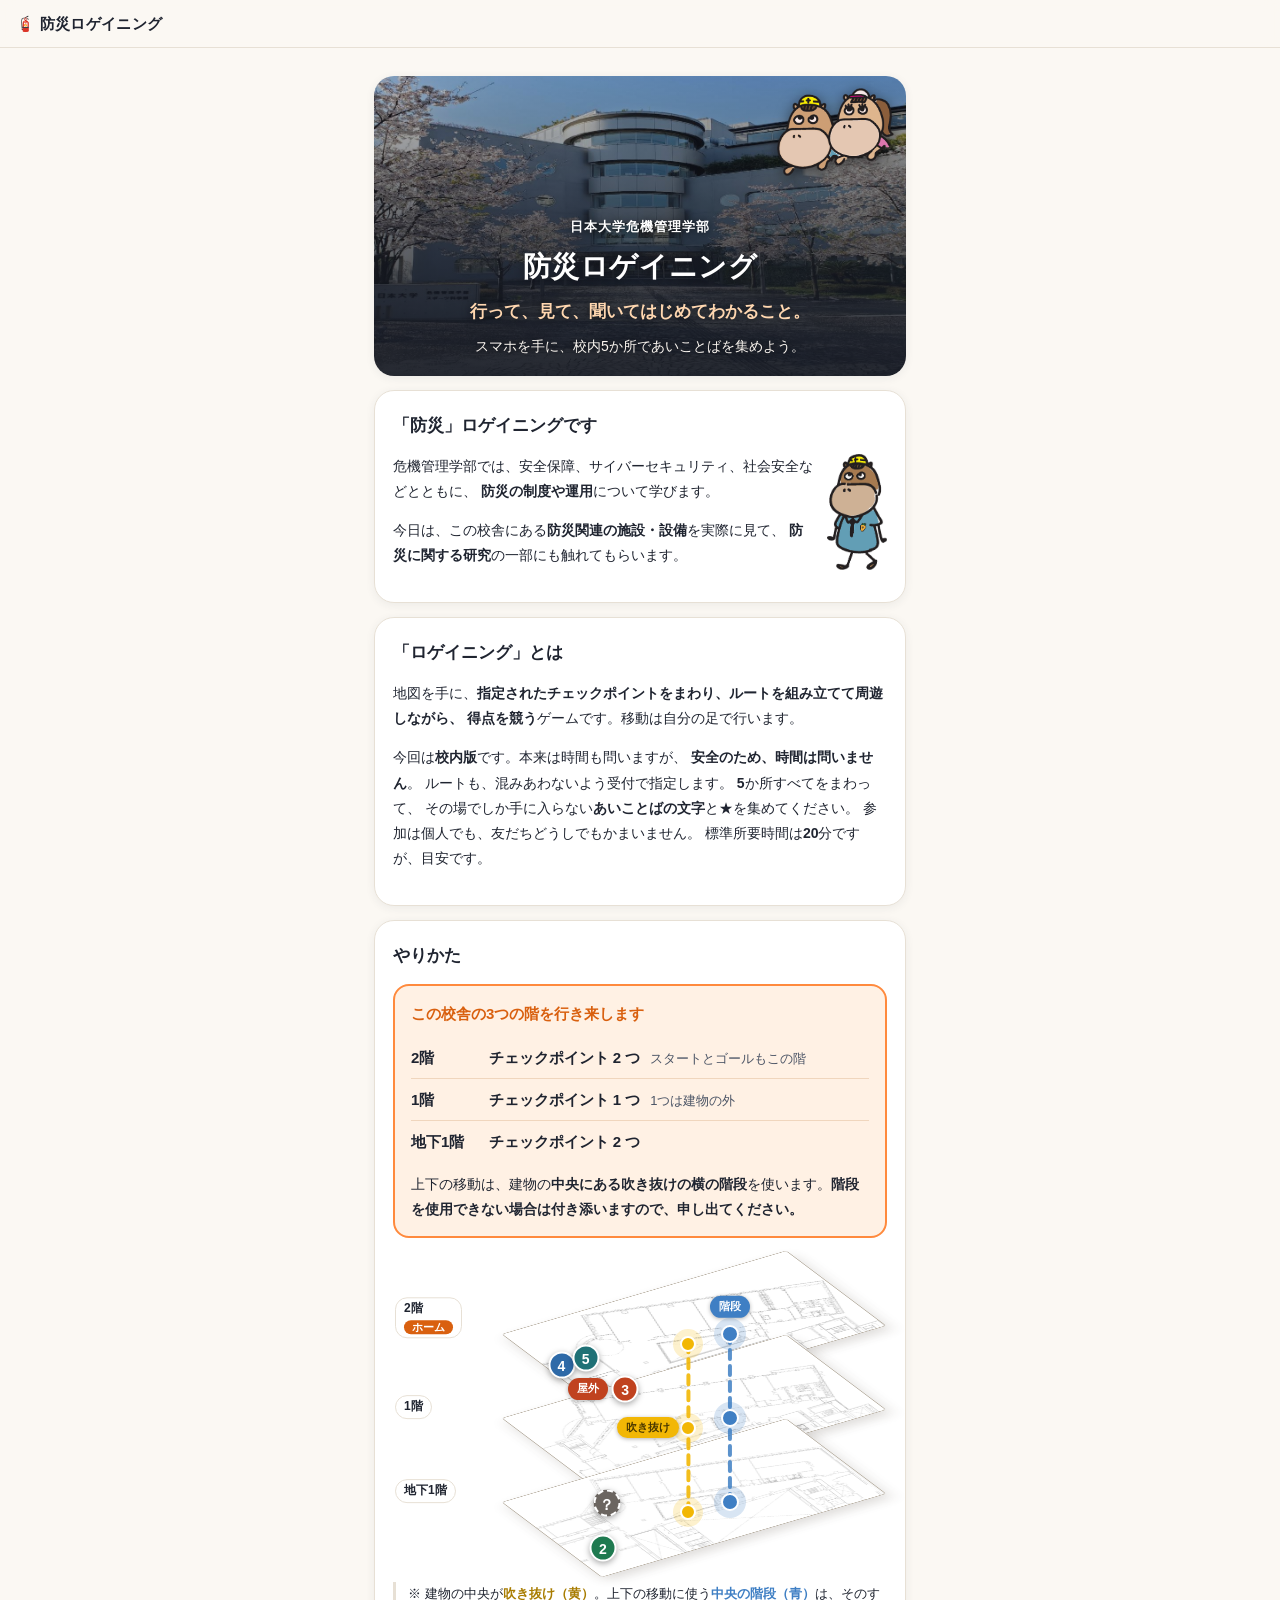
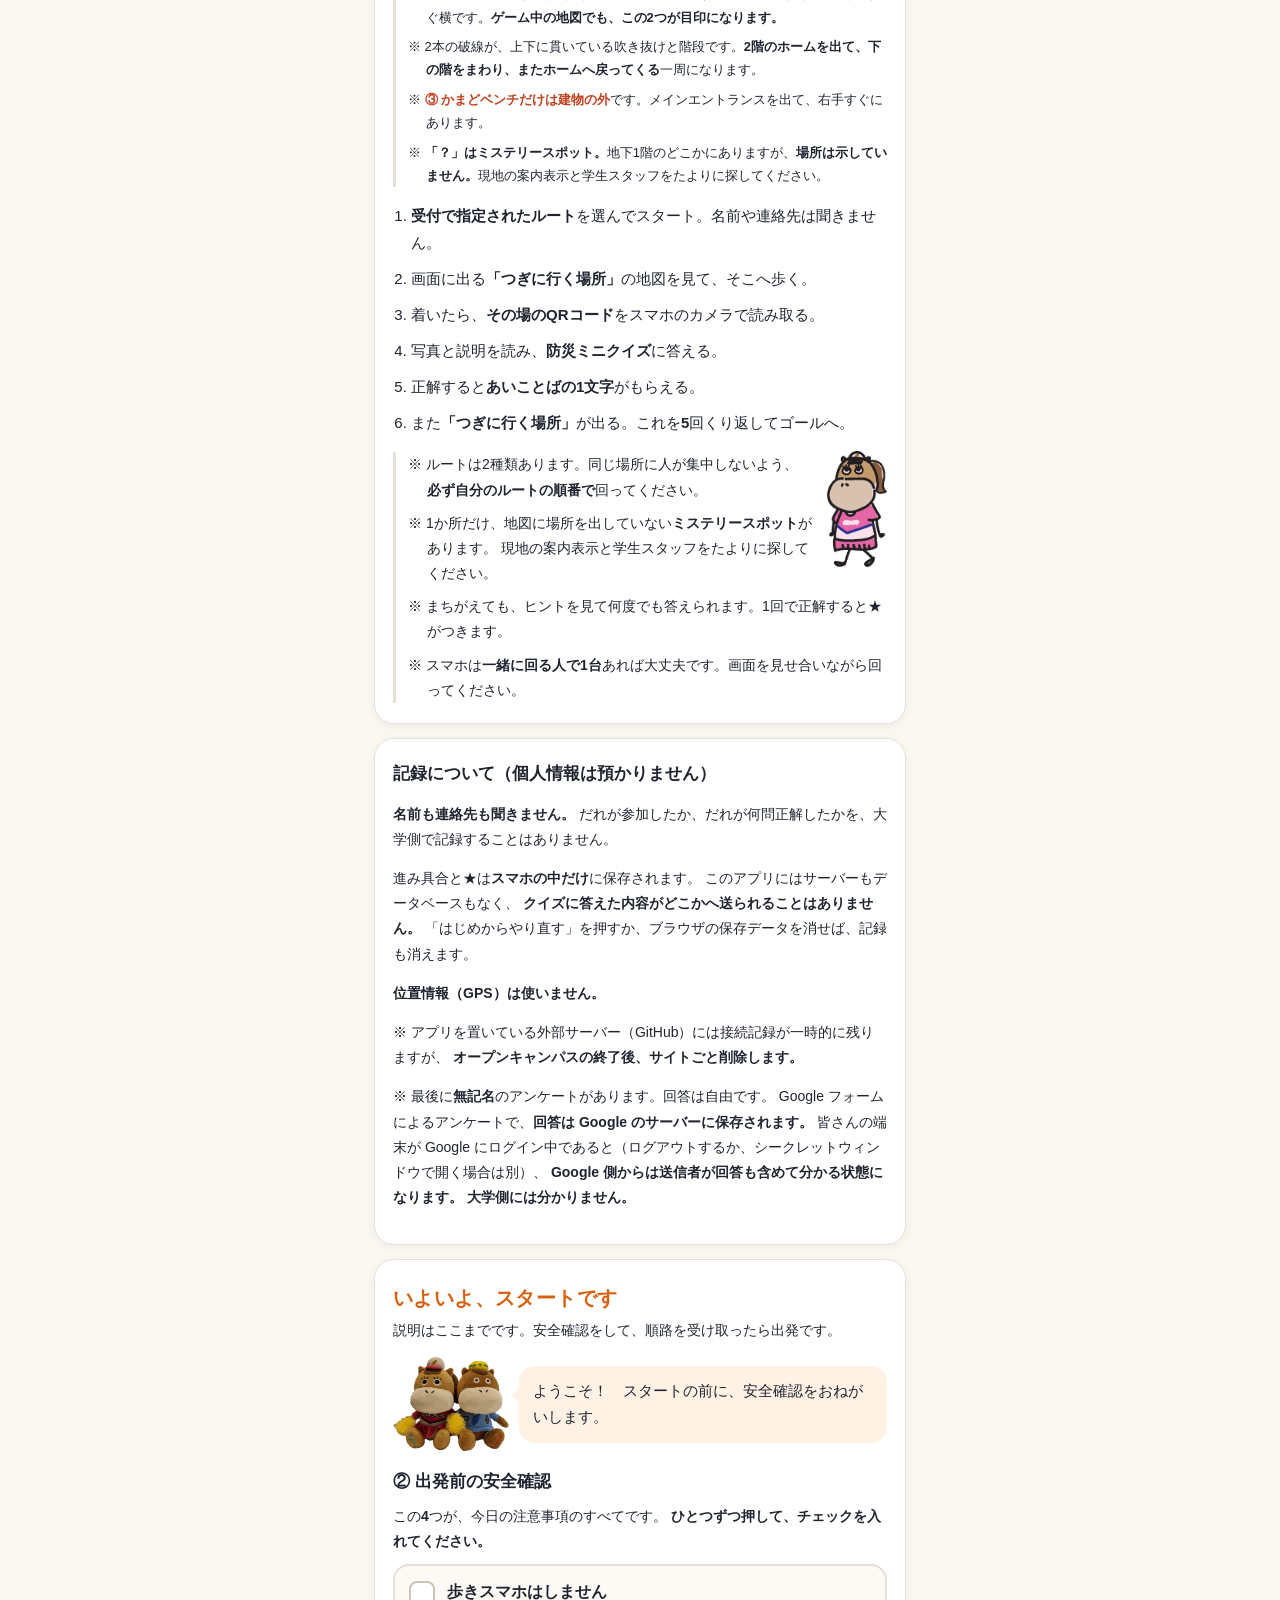
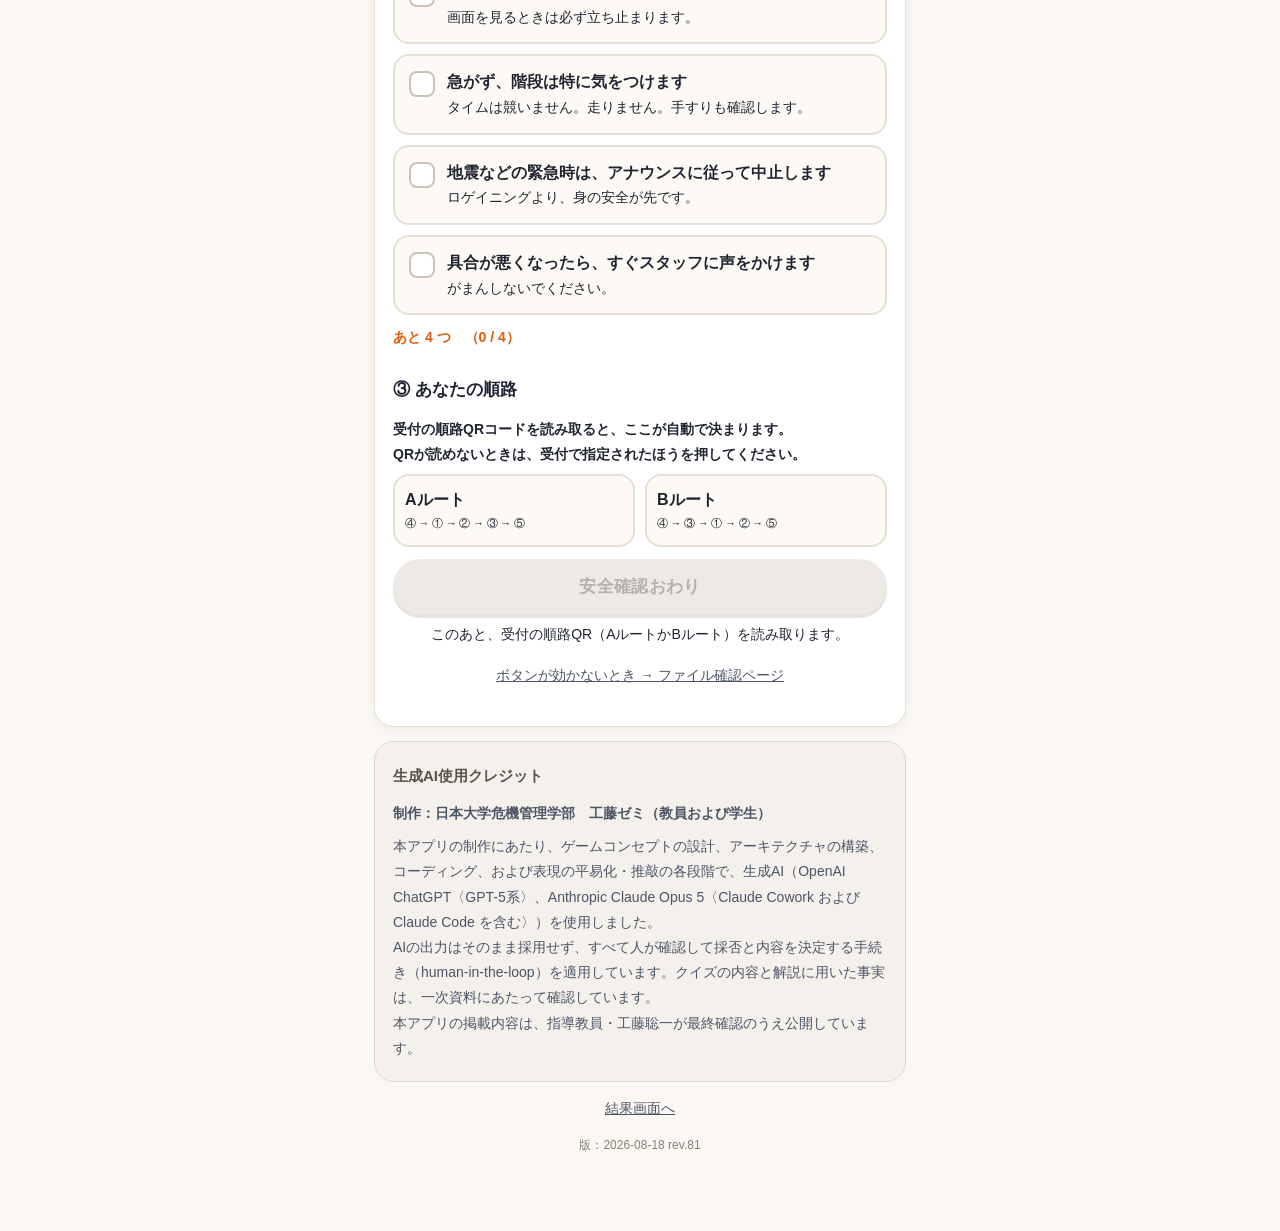
<file: index.html>
<!DOCTYPE html>
<html lang="ja">
<head>
<meta charset="UTF-8">
<!-- 検索エンジンに載せない設定。robots.txt でブロックすると逆効果なので使わないこと -->
<meta name="robots" content="noindex,nofollow,noarchive">
<meta name="viewport" content="width=device-width, initial-scale=1, viewport-fit=cover">
<title>防災ロゲイニング｜スタート</title>
<link rel="stylesheet" href="css/style.css">
<script src="js/diag.js"></script>
</head>
<body>
<div class="wrap stagger">

  <div class="hero">
    <!-- 写真の右上に立たせます。文字にかからない位置です -->
    <div class="hero-mascot"><img src="img/ui/mascot-anime.png" alt="本学のマスコット2体"></div>
    <div class="hero-text">
      <p class="hero-sub">日本大学危機管理学部</p>
      <h1 class="hero-title" id="heroTitle">防災ロゲイニング</h1>
      <p class="hero-tag" id="heroTag"></p>
      <p class="hero-lead">スマホを手に、校内5か所であいことばを集めよう。</p>
    </div>
  </div>

  <p id="storageWarn" class="warnbox" style="display:none"></p>

  <div class="card">
    <h2>「防災」ロゲイニングです</h2>
    <div class="mascotart float"><img src="img/ui/mascot-walk-a.png" alt="ヘルメットをかぶったマスコット"></div>
    <p class="note" style="margin-top:0">
      危機管理学部では、安全保障、サイバーセキュリティ、社会安全などとともに、
      <strong>防災の制度や運用</strong>について学びます。
    </p>
    <p class="note">
      今日は、この校舎にある<strong>防災関連の施設・設備</strong>を実際に見て、
      <strong>防災に関する研究</strong>の一部にも触れてもらいます。
    </p>
  </div>

  <div class="card">
    <h2>「ロゲイニング」とは</h2>
    <p class="note" style="margin-top:0">
      地図を手に、<strong>指定されたチェックポイントをまわり、ルートを組み立てて周遊しながら、
      得点を競う</strong>ゲームです。移動は自分の足で行います。
    </p>
    <p class="note">
      今回は<strong>校内版</strong>です。本来は時間も問いますが、
      <strong>安全のため、時間は問いません</strong>。
      ルートも、混みあわないよう受付で指定します。
      <strong id="cpTotal2">5</strong>か所すべてをまわって、
      その場でしか手に入らない<strong>あいことばの文字</strong>と★を集めてください。
      参加は個人でも、友だちどうしでもかまいません。
      標準所要時間は<strong id="limit">20</strong>分ですが、目安です。
    </p>
  </div>

  <div class="card">
    <h2>やりかた</h2>
    <!-- 階の分布。内容は js/data.js から自動で作ります -->
    <div class="floorbox" id="floorBox" style="display:none"></div>
    <!-- 3つの階を重ねた立体図。平面図と位置は js/data.js から -->
    <div class="stackbox" id="stackBox" style="display:none"></div>
    <ol class="rules">
      <li><strong>受付で指定されたルート</strong>を選んでスタート。名前や連絡先は聞きません。</li>
      <li>画面に出る<strong>「つぎに行く場所」</strong>の地図を見て、そこへ歩く。</li>
      <li>着いたら、<strong>その場のQRコード</strong>をスマホのカメラで読み取る。</li>
      <li>写真と説明を読み、<strong>防災ミニクイズ</strong>に答える。</li>
      <li>正解すると<strong>あいことばの1文字</strong>がもらえる。</li>
      <li>また<strong>「つぎに行く場所」</strong>が出る。これを<strong id="cpTotal">5</strong>回くり返してゴールへ。</li>
    </ol>
    <div class="mascotart float"><img src="img/ui/mascot-walk-b.png" alt="歩いているマスコット"></div>
    <!-- ※の注記は、やりかた本文（上の1〜6）と混ざらないよう、まとめて一段下げます -->
    <div class="notes">
      <p class="note">
        ※ ルートは2種類あります。同じ場所に人が集中しないよう、
        <strong>必ず自分のルートの順番で</strong>回ってください。
      </p>
      <p class="note">
        ※ 1か所だけ、地図に場所を出していない<strong>ミステリースポット</strong>があります。
        現地の案内表示と学生スタッフをたよりに探してください。
      </p>
      <p class="note" id="timerNote"></p>
      <p class="note">※ まちがえても、ヒントを見て何度でも答えられます。1回で正解すると★がつきます。</p>
      <p class="note">
        ※ スマホは<strong>一緒に回る人で1台</strong>あれば大丈夫です。画面を見せ合いながら回ってください。
      </p>
    </div>
  </div>

  <!-- 記録の扱い。★スタートより前に置いてください。
       「スタートする」を押した時点で、はじめてスマホの中に保存が始まります。
       その前に、何を預からないかを読んでもらうための位置です。 -->
  <div class="card">
    <h2>記録について（個人情報は預かりません）</h2>
    <p class="note" style="margin-top:0">
      <strong>名前も連絡先も聞きません。</strong>
      だれが参加したか、だれが何問正解したかを、大学側で記録することはありません。
    </p>
    <p class="note">
      進み具合と★は<strong>スマホの中だけ</strong>に保存されます。
      このアプリにはサーバーもデータベースもなく、
      <strong>クイズに答えた内容がどこかへ送られることはありません。</strong>
      「はじめからやり直す」を押すか、ブラウザの保存データを消せば、記録も消えます。
    </p>
    <p class="note">
      <!-- ★カメラの説明は置いていません。QRを読む企画である以上、
           カメラを使うことは自明で、書いても情報が増えないためです。
           GPSのほうは、位置ゲームだと思われかねないので残しています。 -->
      <strong>位置情報（GPS）は使いません。</strong>
    </p>
    <!-- ★公開先を GitHub 以外にする場合は、サービス名をここで書き換えてください -->
    <p class="note">
      ※ アプリを置いている外部サーバー（GitHub）には接続記録が一時的に残りますが、
      <strong>オープンキャンパスの終了後、サイトごと削除します。</strong>
    </p>
    <!-- ★アンケートは、このアプリで唯一「外に出る」ところです。
         Googleフォームを使う以上、回答はGoogleのサーバーに保存されます。
         ここを書かずに「どこにも送られない」とだけ書くと、事実に反します。
         アンケートをやめる／紙にする場合は、この段落ごと消してください。
         （data.js の surveyUrl を空にすると、consistency.mjs が
           この段落の要否をあわせて見ます） -->
    <p class="note">
      ※ 最後に<strong>無記名</strong>のアンケートがあります。回答は自由です。
      Google フォームによるアンケートで、<strong>回答は Google のサーバーに保存されます。</strong>
      皆さんの端末が Google にログイン中であると（ログアウトするか、シークレットウィンドウで開く場合は別）、
      <strong>Google 側からは送信者が回答も含めて分かる状態になります。</strong>
      <strong>大学側には分かりません。</strong>
    </p>
  </div>

  <div class="card" id="startCard">

    <div id="startBlock">
      <h2 class="gostart">いよいよ、スタートです</h2>
      <p class="note" style="margin:-8px 0 14px">
        説明はここまでです。安全確認をして、順路を受け取ったら出発です。
      </p>
      <div class="speech" id="mascotSpeech" style="display:none">
        <img id="mascotImg" alt="">
        <div class="bubble" id="mascotText"></div>
      </div>

      <!-- ★並び順は、当日の3段階（① 入口QR → ② 安全確認 → ③ 順路QR）と
           そろえてあります。安全確認を先に済ませ、そのあと順路を受け取ります。 -->
      <!-- 安全確認をひとまとめにしてあります。②を済ませたあと③の前に
           開き直した人には、この塊ごと隠します（js/start.js）。 -->
      <div id="safetyBlock">
        <h2 style="margin-top:16px">② 出発前の安全確認</h2>
        <p class="note" style="margin:-6px 0 10px">
          この<strong id="checkTotal">5</strong>つが、今日の注意事項のすべてです。
          <strong>ひとつずつ押して、チェックを入れてください。</strong>
        </p>
        <div class="checklist" id="checklist"></div>
        <p class="checkcount" id="checkCount"></p>
        <p id="checkError" style="display:none;color:#e05a5a;font-size:14px;margin:10px 0 0">
          まだチェックの入っていない項目があります。
        </p>
      </div>

      <h2 style="margin-top:24px" id="routeHead">③ あなたの順路</h2>
      <div id="routeFixed" style="display:none"></div>

      <!-- 安全確認のあと、順路QRを読み取ってもらう案内 -->
      <div id="awaitRoute" style="display:none"></div>

      <div id="nameBlock" style="display:none">
        <label for="team" style="font-size:14px;font-weight:700">
          受付で渡された番号を入力してください
        </label>
        <input type="text" id="team" placeholder="例：A-014" autocomplete="off">
        <p id="teamError" style="display:none;color:#e05a5a;font-size:14px;margin:8px 0 0">
          番号を入力してください。
        </p>
      </div>

      <p style="font-size:14px;font-weight:700;margin:0 0 6px" id="routeLead">
        受付の順路QRコードを読み取ると、ここが自動で決まります。<br>
        QRが読めないときは、受付で指定されたほうを押してください。
      </p>
      <div class="routepick" id="routePick"></div>
      <p id="routeError" style="display:none;color:#e05a5a;font-size:14px;margin:8px 0 0">
        順路が決まっていません。受付のQRコードを読み取るか、上のどちらかを押してください。
      </p>

      <button class="btn notready" id="startBtn">スタートする</button>
      <p class="note center" id="startNote" style="margin-top:8px"></p>
      <p class="center" style="margin-top:10px">
        <a href="check.html" class="note" style="color:#4c5566">
          ボタンが効かないとき → ファイル確認ページ
        </a>
      </p>
    </div>

  </div>

  <!-- すでに始めている人向け。スタート欄と同じ位置（AI使用クレジットの前）に出します。
       「つづきをみる」と「スタートする」が、いつも画面の同じ場所にあるようにするためです。 -->
  <div class="card" id="resumeCard" style="display:none">
      <div id="resumeBlock" style="display:none">
        <div id="freshBox" style="display:none"></div>
        <h2 class="gostart" id="resumeHead"></h2>
        <p style="margin:-8px 0 10px" id="resumeLead"></p>
        <div class="progress" id="progress"></div>
        <p class="note" style="margin-top:12px">
          出発前の安全確認は<strong>確認済み</strong>です。そのため、この画面には出していません。
        </p>
        <a class="btn" href="result.html" style="margin-top:12px" id="resumeBtn">つづきをみる</a>
      </div>
  </div>

  <!-- 生成AI使用クレジット。ほかの説明とは意味あいが違うので、グレーで一段落とします -->
  <div class="card creditcard" id="creditCard" style="display:none"></div>

  <p class="center note"><a href="result.html" style="color:#4c5566">結果画面へ</a></p>
  <!-- 端末の記録を消す入口。この端末に記録があるときだけ出します（js/start.js）。
       ★小さく、目立たない場所に置いてあります。
         同じ端末を別の人が使うことは、原則としてありません。
         ふだん使うものではなく、テスト機と、まれな引き継ぎのためのものです。
       ★2段階にしてあります。1回押しただけでは消えません。 -->
  <p class="wipeline" id="wipeLine" style="display:none">
    <a href="#" id="wipeLink">記録を消す</a>
  </p>
  <div class="wipebox" id="wipeBox" style="display:none">
    <p class="wipeq" id="wipeMsg"></p>
    <div class="wiperow">
      <button type="button" class="wipeno" id="wipeCancel">やめる</button>
      <button type="button" class="wipeyes" id="wipeGo">消す</button>
    </div>
  </div>
  <p class="center note" id="versionNote"
     style="display:none;color:#8a8073;font-size:12px;margin-top:2px"></p>
</div>

<script src="js/data.js"></script>
<script src="js/storage.js"></script>
<script src="js/common.js"></script>
<script src="js/map.js"></script>
<script src="js/start.js"></script>
</body>
</html>
</file>
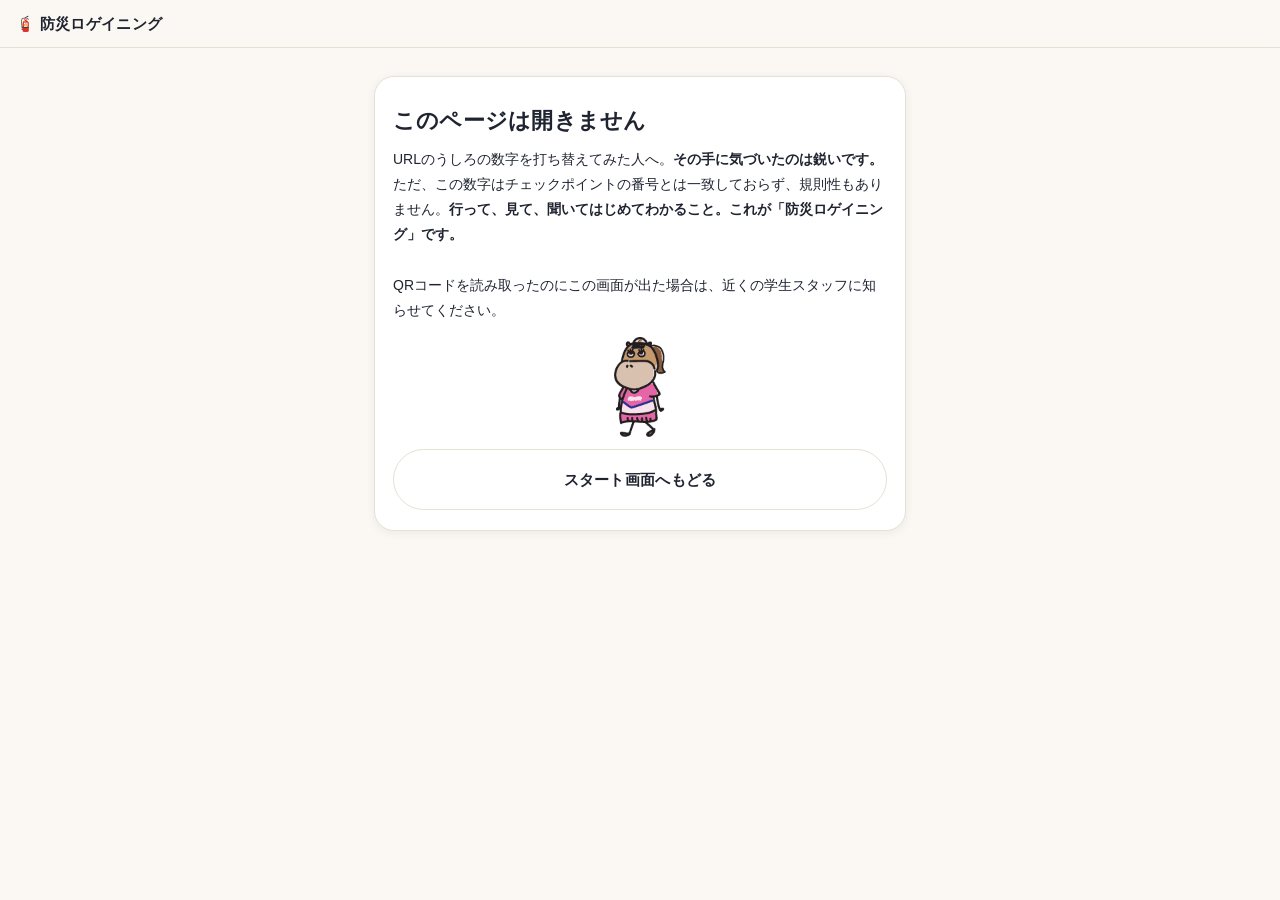
<file: checkpoint.html>
<!DOCTYPE html>
<html lang="ja">
<head>
<meta charset="UTF-8">
<!-- 検索エンジンに載せない設定。robots.txt でブロックすると逆効果なので使わないこと -->
<meta name="robots" content="noindex,nofollow,noarchive">
<meta name="viewport" content="width=device-width, initial-scale=1, viewport-fit=cover">
<title>チェックポイント｜防災ロゲイニング</title>
<link rel="stylesheet" href="css/style.css">
<script src="js/diag.js"></script>
</head>
<body>
<div class="wrap">

  <!-- QRが正しくないときに出る画面 -->
  <div class="card" id="errorCard" style="display:none">
    <h1 id="errorTitle">読み取りエラー</h1>
    <p class="lead" id="errorMsg"></p>
    <div class="mascotart sm"><img src="img/ui/mascot-walk-b.png" alt="歩いているマスコット"></div>
    <a class="btn sub" href="index.html">スタート画面へもどる</a>
  </div>

  <!-- チェックポイント本体 -->
  <div id="main" style="display:none">
    <!-- 受付を通らずに、ここから入った人への案内（js/checkpoint.js）。
         進行は止めません。読まずに進める人を止めるより、
         安全確認にたどりつく道を残すことを優先しています。 -->
    <div class="card" id="safetyWarn" style="display:none;border:2px solid var(--accent)">
      <h2 style="margin:0 0 8px;color:var(--accent-dark)">出発前の安全確認が、まだです</h2>
      <p class="note" style="margin:0 0 10px">
        受付のQRコードを読まずに、ここから始めた場合に出ます。
        今日の注意事項（<strong id="swCount">4</strong>つ）を、先に確認してください。
        <strong>1分もかかりません。</strong>
      </p>
      <a class="btn" href="index.html">安全確認をする</a>
    </div>
    <p class="note" id="orderWarn" style="display:none;color:#ffb84d;margin:12px 0 0"></p>

    <div class="card themed">
      <p class="cpemoji" id="cpEmoji" style="display:none"></p>
      <p class="place" id="cpPlace"></p>
      <h1 id="cpName"></h1>
      <p class="movenote" id="cpMove" style="display:none"></p>
      <div id="cpPhotos"></div>
      <p id="cpDesc" style="margin-top:14px"></p>
    </div>

    <div class="card">
      <h2>防災ミニクイズ</h2>
      <!-- 「まちがっているものを選ぶ」問題のときだけ出ます（js/checkpoint.js）。
           ほかの問題はすべて「正しいものを選ぶ」形なので、
           これが無いと、読み流した人がそのまま引っかかります。 -->
      <p class="negwarn" id="qNeg" style="display:none"></p>
      <p id="qText" style="margin-top:0"></p>
      <div id="choices"></div>

      <!-- まちがえたときに出るヒント（正解はまだ見せません） -->
      <div id="hintBox" style="display:none">
        <p class="result-msg ng" id="hintMsg"></p>
        <div class="hint" id="hintText"></div>
      </div>

      <!-- 正解したときだけ出る -->
      <div id="feedback" style="display:none">
        <p class="result-msg" id="resultMsg"></p>
        <div class="explain" id="explain"></div>
        <div id="rewardBlock" style="display:none;margin-top:16px" class="center">
          <p style="margin:0 0 4px" class="note">あいことばの文字をゲット！</p>
          <div style="font-size:44px;font-weight:700;color:var(--accent)" id="rewardLetter"></div>
          <div class="letters" id="rewardLetters" style="justify-content:center"></div>
          <div class="lettersbar"><span id="rewardBar"></span></div>
          <p class="note" id="rewardLeft" style="margin:8px 0 0"></p>
        </div>
        <div class="speech" id="cpSpeech" style="display:none;margin-top:14px">
          <img id="cpMascotImg" alt="">
          <div class="bubble" id="cpMascotText"></div>
        </div>
        <p class="note" id="source" style="margin-top:14px"></p>
        <div class="card next-card" id="nextBox" style="display:none;margin-bottom:0">
          <div class="nexthead">
            <h2>つぎに行く場所</h2>
            <div class="mascotart sm"><img src="img/ui/mascot-walk-a.png" alt="歩いているマスコット"></div>
          </div>
          <div id="nextText"></div>
          <div id="nextMap"></div>
          <p class="nextdo" id="nextDo" style="display:none"></p>
          <p class="walkwarn">ルートの確認は立ち止まってしてください。歩きながらのスマホ操作は危険です。</p>
        </div>
        <button class="btn" id="nextBtn">進捗をみる</button>
      </div>
    </div>
  </div>

</div>

<script src="js/data.js"></script>
<script src="js/storage.js"></script>
<script src="js/common.js"></script>
<script src="js/map.js"></script>
<script src="js/checkpoint.js"></script>
</body>
</html>
</file>
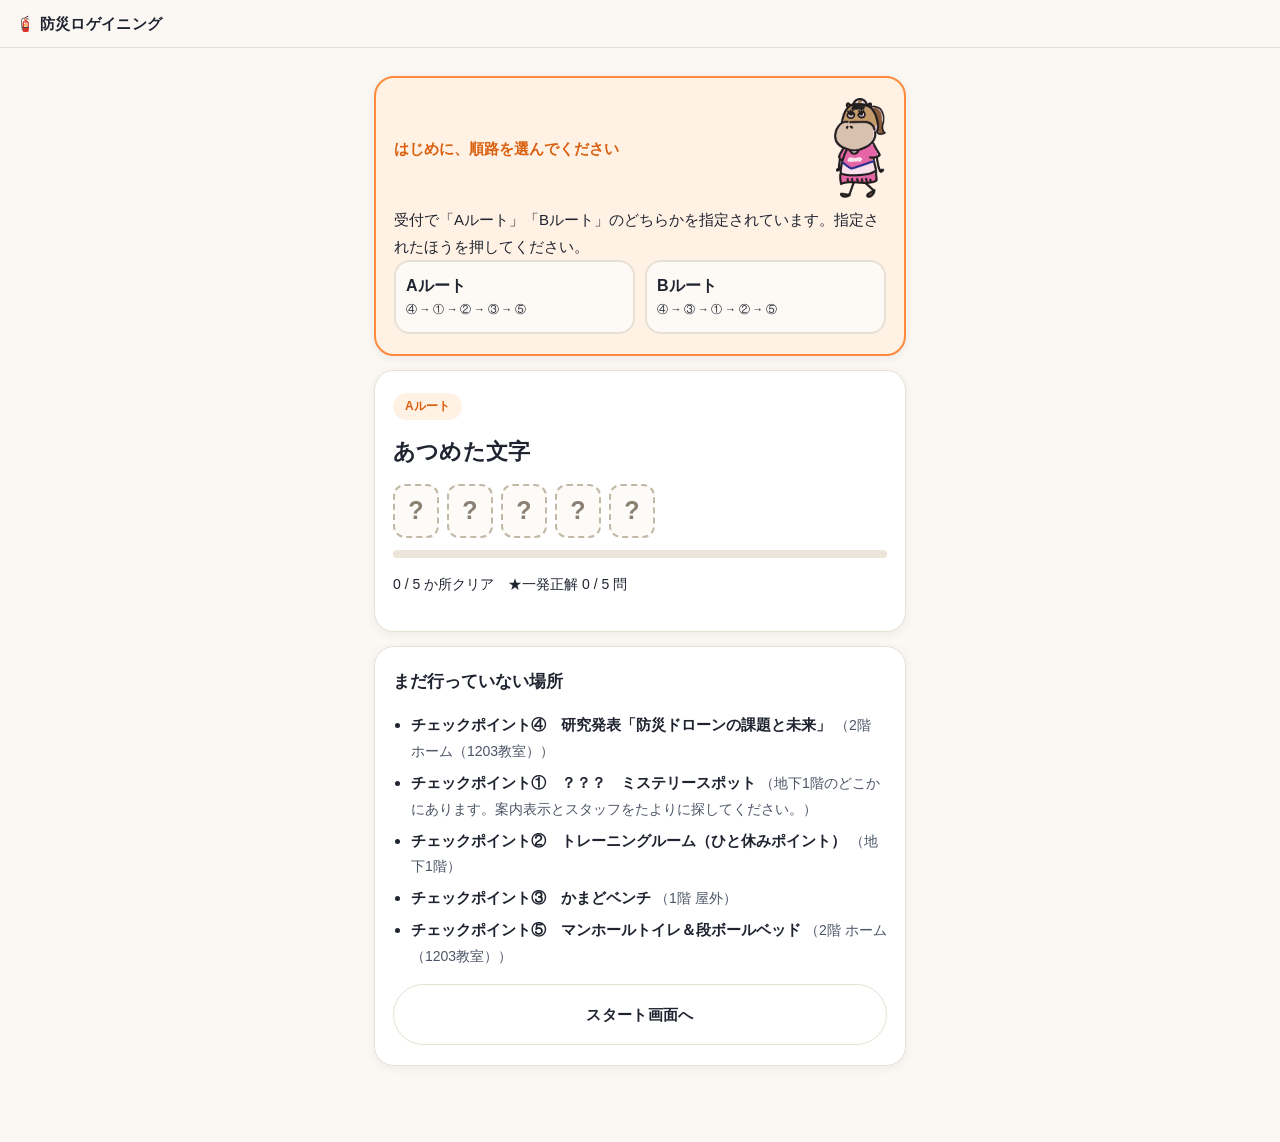
<file: result.html>
<!DOCTYPE html>
<html lang="ja">
<head>
<meta charset="UTF-8">
<!-- 検索エンジンに載せない設定。robots.txt でブロックすると逆効果なので使わないこと -->
<meta name="robots" content="noindex,nofollow,noarchive">
<meta name="viewport" content="width=device-width, initial-scale=1, viewport-fit=cover">
<title>進捗・ゴール｜防災ロゲイニング</title>
<link rel="stylesheet" href="css/style.css">
<script src="js/diag.js"></script>
</head>
<body>
<div class="wrap">

  <!-- つぎに行く場所 -->
  <div class="card next-card" id="nextBox" style="display:none">
<div class="nexthead">
      <h2>つぎに行く場所</h2>
      <div class="mascotart sm"><img src="img/ui/mascot-walk-b.png" alt="歩いているマスコット"></div>
    </div>
    <div id="nextText"></div>
    <div id="nextMap"></div>
    <p class="nextdo" id="nextDo" style="display:none"></p>
    <p class="walkwarn">ルートの確認は立ち止まってしてください。歩きながらのスマホ操作は危険です。</p>
  </div>

  <div class="card">
    <p class="place" id="teamName"></p>
    <h1 style="margin-bottom:12px">あつめた文字</h1>
    <div class="letters" id="letters"></div>
    <div class="lettersbar"><span id="lettersBar"></span></div>
    <p class="note" id="countMsg" style="margin-top:14px"></p>
    <!-- ★「Aルートの順路 ✓→✓→…」の並びは置いていません。
         全部まわり終えるとすべて✓になり、何も伝えなくなるためです。
         いまどこまで進んだかは、すぐ上の「n / 5 か所クリア」と、
         下の「まだ行っていない場所」で分かります。 -->
  </div>

  <!-- 5つ集まったら出るフィニッシュ確認 -->
  <div class="card" id="goalCard" style="display:none">
    <div class="speech" id="goalSpeech" style="display:none">
      <img id="goalMascotImg" alt="">
      <div class="bubble" id="goalMascotText"></div>
    </div>
    <h2>🏁 フィニッシュ確認</h2>
    <p id="finalText" style="margin-top:0"></p>
    <div id="finalChoices"></div>
    <div id="finalHint" style="display:none">
      <p class="result-msg ng" id="finalHintMsg"></p>
      <div class="hint" id="finalHintText"></div>
    </div>
    <div id="finalFeedback" style="display:none">
      <p class="result-msg" id="finalMsg"></p>
      <div class="explain" id="finalExplain"></div>
    </div>
  </div>

  <!-- 花火（★がそろった人だけ。data.js の star.fireworksMin で調整） -->
  <canvas id="fireworks" aria-hidden="true"></canvas>

  <!-- あいことばの確認と★の数 -->
  <div class="card starcard" id="starCard" style="display:none">
    <div class="mascotart"><img src="img/ui/mascot-cheer-a.png" alt="バンザイしているマスコット"><img src="img/ui/mascot-cheer-b.png" alt="バンザイしているマスコット"></div>
    <p class="starhead">あいことば、完成</p>
    <p class="starword" id="starKeyword"></p>
    <div class="starrule"></div>
    <p class="starhead">一発正解</p>
    <div class="stars" id="starRow"></div>
    <p class="starname" id="starName"></p>
    <p class="note center" id="starWord" style="margin:6px 0 0"></p>
    <p class="note" id="starNote" style="margin:14px 0 0"></p>
  </div>

  <!-- 認定証 -->
  <div class="card" id="certCard" style="display:none">
    <h2>🎖 完走記録</h2>
    <!-- ここだけGIF。1回しか出ない画面なので、巡回中の通信には響きません -->
    <div class="mascotart finishart" id="finishArt"></div>
    <!-- canvasで描いた絵をimgに変換して表示します。
         imgなら iPhone でも長押しして写真に保存できます。 -->
    <canvas id="certCanvas" width="1000" height="700" style="display:none"></canvas>
    <img id="certImg" alt="完走記録" style="width:100%;height:auto;border-radius:10px;display:block">
    <button class="btn" id="saveBtn">画像を保存する</button>
    <p class="note center" id="saveTip" style="margin-top:10px">
      画像を<strong>長押し</strong>して「"写真"に保存」でも保存できます。<br>
      スクリーンショットでも構いません。受付に見せてください。
    </p>
    <p id="saveHint" class="note center" style="display:none;color:#ffb84d">
      保存できなかった場合は、上の画像を長押しして保存するか、スクリーンショットを撮ってください。
    </p>
    <!-- 画像に書き出せないとき（ファイルを直接開いたときなど）に出します。
         記録そのものは canvas のまま表示するので、見ることはできます。 -->
    <p id="certNote" class="note center" style="display:none;color:#d9600f"></p>
  </div>

  <!-- アンケート（GAME.surveyUrl を設定すると出ます） -->
  <div class="card next-card" id="surveyCard" style="display:none">
    <h2 style="margin:0 0 6px">最後にアンケートのお願い</h2>
    <p class="note" style="margin:0 0 12px">
      1分ほどで終わります。回答は今後の企画にいかします。
    </p>
    <a class="btn" id="surveyBtn" target="_blank" rel="noopener">アンケートに答える</a>
  </div>

  <!-- 全部まわり終えたら、このカードごと消します（js/result.js）。
       残りが無いのに「まだ行っていない場所」を残すと、
       ゴールしたあとの画面に、行き先のない案内が最後に残ってしまうためです。 -->
  <div class="card" id="todoCard">
    <h2>まだ行っていない場所</h2>
    <ul id="todo" style="padding-left:1.2em;font-size:15px"></ul>
    <a class="btn sub" href="index.html">スタート画面へ</a>
  </div>

</div>

<script src="js/data.js"></script>
<script src="js/storage.js"></script>
<script src="js/common.js"></script>
<script src="js/map.js"></script>
<script src="js/fireworks.js"></script>
<script src="js/result.js"></script>
</body>
</html>
</file>
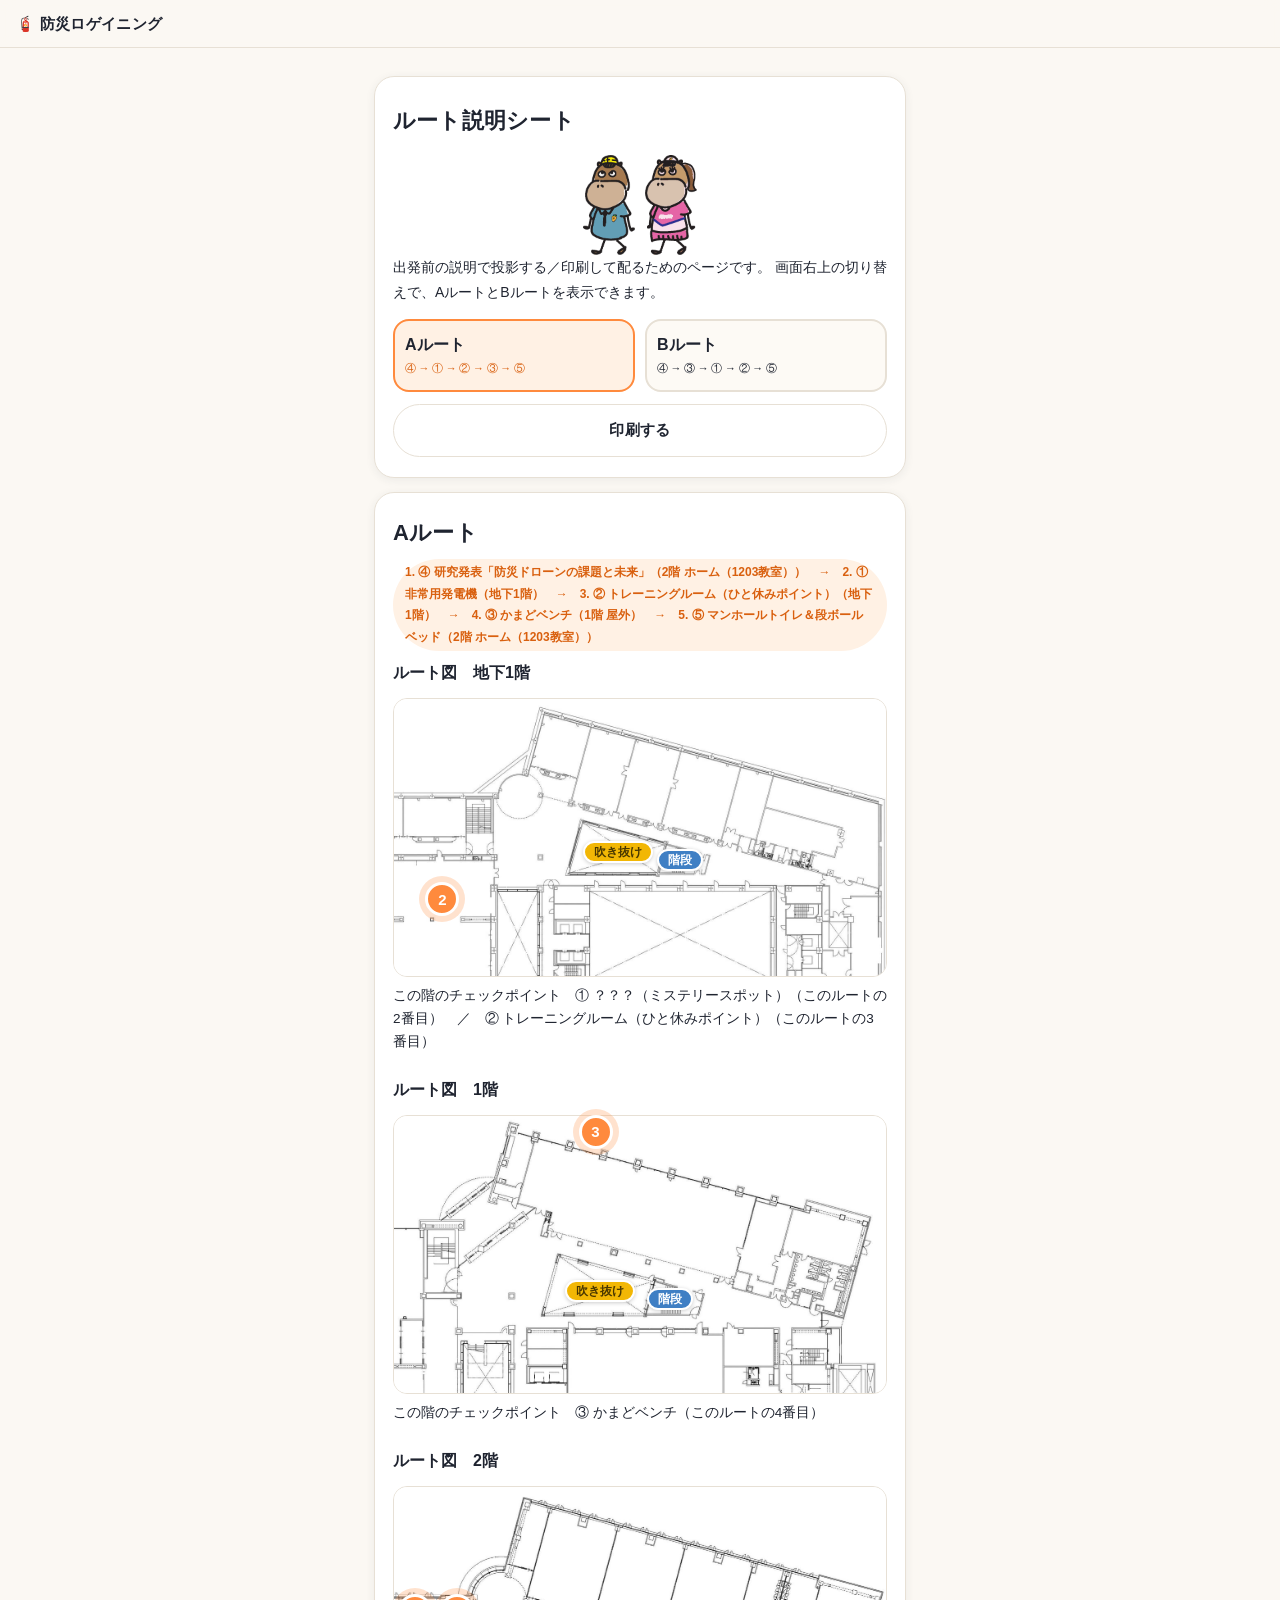
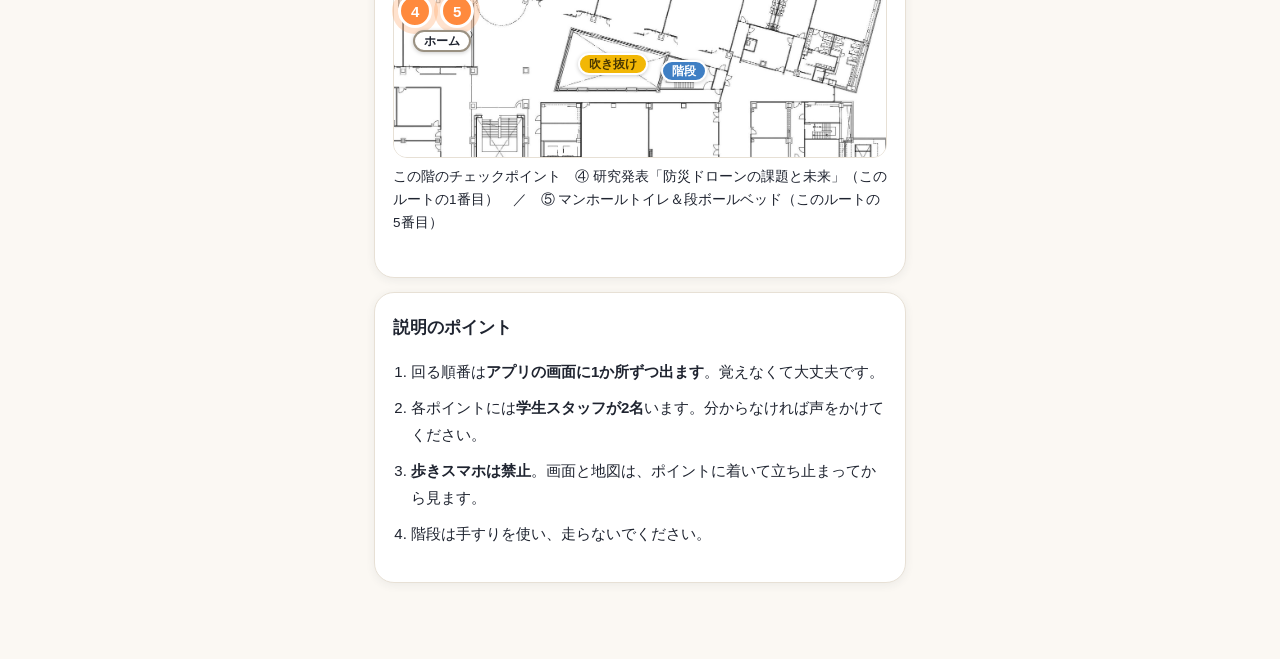
<file: route.html>
<!DOCTYPE html>
<html lang="ja">
<head>
<meta charset="UTF-8">
<!-- 検索エンジンに載せない設定。robots.txt でブロックすると逆効果なので使わないこと -->
<meta name="robots" content="noindex,nofollow,noarchive">
<meta name="viewport" content="width=device-width, initial-scale=1">
<title>ルート説明シート｜防災ロゲイニング</title>
<link rel="stylesheet" href="css/style.css">
<script src="js/diag.js"></script>
</head>
<body>
<div class="wrap">

  <div class="card noprint">
    <h1>ルート説明シート</h1>
    <div class="mascotart sm"><img src="img/ui/mascot-walk-a.png" alt="歩いているマスコット"><img src="img/ui/mascot-walk-b.png" alt="歩いているマスコット"></div>
    <p class="lead">
      出発前の説明で投影する／印刷して配るためのページです。
      画面右上の切り替えで、AルートとBルートを表示できます。
    </p>
    <div class="routepick" id="routePick"></div>
    <button class="btn sub" id="printBtn" style="margin-top:12px">印刷する</button>
  </div>

  <div class="card">
    <h1 id="routeTitle" style="margin-top:0"></h1>
    <p class="place" id="routeOrderText"></p>
    <div id="routeMaps"></div>
  </div>

  <div class="card">
    <h2>説明のポイント</h2>
    <ol class="rules">
      <li>回る順番は<strong>アプリの画面に1か所ずつ出ます</strong>。覚えなくて大丈夫です。</li>
      <li>各ポイントには<strong>学生スタッフが2名</strong>います。分からなければ声をかけてください。</li>
      <li><strong>歩きスマホは禁止</strong>。画面と地図は、ポイントに着いて立ち止まってから見ます。</li>
      <li>階段は手すりを使い、走らないでください。</li>
    </ol>
  </div>

</div>

<script src="js/data.js"></script>
<script src="js/storage.js"></script>
<script src="js/common.js"></script>
<script src="js/map.js"></script>
<script>
let shown = 'A';

function draw() {
  const r = ROUTES[shown];
  document.getElementById('routeTitle').textContent = r.label;
  document.getElementById('routeOrderText').textContent =
    r.order.map(function (id, i) {
      const cp = findCp(id);
      return (i + 1) + '. ' + cpMark(cp.id) + ' ' + cp.name + '（' + cp.place + '）';
    }).join('　→　');
  renderRouteMap('routeMaps', shown);
  document.querySelectorAll('.routebtn').forEach(function (b) {
    b.classList.toggle('on', b.dataset.k === shown);
  });
}

const pick = document.getElementById('routePick');
Object.keys(ROUTES).forEach(function (key) {
  const b = document.createElement('button');
  b.className = 'routebtn';
  b.dataset.k = key;
  b.innerHTML = '<span class="rname">' + ROUTES[key].label + '</span>' +
                '<span class="rorder">' + ROUTES[key].order.map(cpMark).join(' → ') + '</span>';
  b.addEventListener('click', function () { shown = key; draw(); });
  pick.appendChild(b);
});

document.getElementById('printBtn').addEventListener('click', function () { window.print(); });

mountHeader(false);
draw();
</script>
</body>
</html>
</file>
<file: css/style.css>
/* ===========================================================
   style.css  スマホ画面を前提にした見た目の設定
   -----------------------------------------------------------
   明るい配色にしています。理由は2つ。
   ・屋外（CP3 かまどベンチ）でも画面が見やすい
   ・高校生向けに、かたい印象にならないように
   色を変えたいときは、下の :root の値だけ書き換えてください。
   =========================================================== */

:root {
  --bg: #fbf8f3;          /* 全体の背景（あたたかい白） */
  --panel: #ffffff;       /* カードの背景 */
  --panel2: #fdfaf5;      /* 選択肢などの背景 */
  --line: #e7e0d5;        /* 罫線 */
  --text: #1f2430;        /* 本文。※すべての読ませたい文字はこの濃さで出します */
  --muted: #4c5566;       /* ラベル・注記だけに使う色。本文には使いません */
  --accent: #ff8a3d;      /* オレンジ（メイン） */
  --accent-dark: #d9600f;
  --accent-soft: #fff1e4; /* オレンジの薄い背景 */
  --ok: #2fa76f;          /* 正解の緑 */
  --ok-soft: #e6f6ee;
  --ng: #e05a5a;          /* まちがいの赤 */
  --ng-soft: #fdeceb;
  --hint: #f2b705;        /* ヒントの黄 */
  --hint-soft: #fff6dd;
  --blue: #3f7fc4;        /* 階段マークなど */
  /* チェックポイントごとの色。checkpoint.js が data.js の theme で上書きします。
     画像を増やさずに「場所ごとの表情」をつけるための仕掛けです。 */
  --cp: #d9600f;
  --cp-soft: #fff1e4;
  --radius: 20px;
  --shadow: 0 2px 10px rgba(47, 53, 66, .07);
}

* { box-sizing: border-box; -webkit-tap-highlight-color: transparent; }

body {
  margin: 0;
  padding: 0 0 48px;
  background: var(--bg);
  color: var(--text);
  font-family: -apple-system, BlinkMacSystemFont, "Hiragino Maru Gothic ProN",
               "Hiragino Sans", "Noto Sans JP", "Yu Gothic", Meiryo, sans-serif;
  line-height: 1.8;
  font-size: 16px;
  -webkit-font-smoothing: antialiased;
}

.wrap { max-width: 560px; margin: 0 auto; padding: 14px; }

/* ヘッダー ------------------------------------------------ */
header.bar {
  position: sticky; top: 0; z-index: 10;
  background: rgba(251, 248, 243, .93);
  backdrop-filter: blur(8px);
  border-bottom: 1px solid var(--line);
  padding: 10px 16px;
  display: flex; align-items: center; gap: 10px;
}
header.bar .logo { font-weight: 800; letter-spacing: .02em; font-size: 15px; }
header.bar .spacer { flex: 1; }
header.bar .timer {
  font-variant-numeric: tabular-nums;
  background: #fff; border: 1px solid var(--line); color: var(--muted);
  padding: 3px 12px; border-radius: 999px; font-size: 14px;
}
header.bar .timer.over { color: var(--ng); border-color: var(--ng); }

/* スタート画面のトップ画像 -------------------------------- */
.hero {
  position: relative; margin: 14px 0 0;
  border-radius: var(--radius); overflow: hidden;
  /* マスコットを置くぶん、少し高くしてあります（文字と重ねないため） */
  min-height: 300px; display: flex; align-items: flex-end;
  box-shadow: var(--shadow);
  background-image:
    linear-gradient(180deg, rgba(24,28,38,.25) 0%, rgba(24,28,38,.62) 45%, rgba(24,28,38,.92) 100%),
    url('../img/ui/hero.jpg');
  background-size: cover; background-position: center 38%;
  color: #fff;
}
.hero-text { padding: 18px 20px; text-align: center; width: 100%; }
.hero-sub { margin: 0 0 4px; font-size: 13px; font-weight: 700; color: #fff;
  letter-spacing: .08em; text-shadow: 0 1px 8px rgba(0,0,0,.65); }
.hero-title {
  margin: 0 0 6px; font-size: 28px; font-weight: 800; letter-spacing: .02em;
  text-shadow: 0 2px 14px rgba(0,0,0,.5);
}
/* 企画表題の後半。折り返さないよう、画面の幅に合わせて文字を縮めます */
.hero-tag {
  margin: 0 0 8px; font-weight: 800; line-height: 1.6;
  font-size: min(4.2vw, 17px); white-space: nowrap;
  color: #ffd7b0; text-shadow: 0 1px 8px rgba(0,0,0,.7);
}
/* 見出しと同じく、折り返さないよう画面の幅に合わせて縮めます */
.hero-lead {
  margin: 0; line-height: 1.75; color: #fbf6f0;
  font-size: min(3.4vw, 14px); white-space: nowrap;
  text-shadow: 0 1px 8px rgba(0,0,0,.6);
}

/* カード -------------------------------------------------- */
.card {
  background: var(--panel);
  border: 1px solid var(--line);
  border-radius: var(--radius);
  padding: 20px 18px;
  margin: 14px 0;
  box-shadow: var(--shadow);
  animation: rise .32s ease both;
}
@keyframes rise { from { opacity: 0; transform: translateY(8px); } to { opacity: 1; transform: none; } }

/* スタート画面だけ、カードを少しずつ遅らせて出す（1回きり・0.1秒差） */
.wrap.stagger > .card:nth-of-type(2) { animation-delay: .06s; }
.wrap.stagger > .card:nth-of-type(3) { animation-delay: .12s; }
.wrap.stagger > .card:nth-of-type(4) { animation-delay: .18s; }
.wrap.stagger > .card:nth-of-type(5) { animation-delay: .24s; }

h1 { font-size: 22px; margin: 4px 0 6px; letter-spacing: .01em; }
/* 説明カードから「出発」へ切り替わる合図の見出し */
.gostart {
  font-size: 20px; color: var(--accent-dark); margin: 0 0 10px;
  letter-spacing: .02em;
}
h2 { font-size: 17px; margin: 0 0 12px; }
.lead { color: var(--text); font-size: 14px; margin: 0 0 14px; }
.place {
  display: inline-block; color: var(--cp); font-size: 12px; font-weight: 700;
  background: var(--cp-soft); padding: 3px 12px; border-radius: 999px; margin: 0 0 8px;
}
/* チェックポイントの絵文字。画像ではないので通信は増えません */
.cpemoji { font-size: 30px; line-height: 1; margin: 0 0 2px; }
/* カードの上端に、その場所の色を1本 */
.card.themed { border-top: 4px solid var(--cp); }

#cpDesc { white-space: pre-line; }   /* data.js の改行をそのまま表示する */

.photos { display: grid; gap: 8px; }
.photos.two { grid-template-columns: 1fr 1fr; }

img.photo {
  width: 100%; display: block;
  max-height: 38vh; object-fit: cover; object-position: center;
  border-radius: 14px; background: #f1ece4;
}
.photos.two img.photo { max-height: 26vh; }

/* ボタン -------------------------------------------------- */
.btn {
  display: block; width: 100%;
  padding: 16px; margin: 12px 0 0;
  font-size: 17px; font-weight: 800; letter-spacing: .02em;
  color: #43220a; background: var(--accent);
  border: none; border-radius: 999px; cursor: pointer;
  text-align: center; text-decoration: none;
  font-family: inherit;
  box-shadow: 0 4px 0 var(--accent-dark);
  transition: transform .08s, box-shadow .08s;
}
.btn:active { transform: translateY(3px); box-shadow: 0 1px 0 var(--accent-dark); }
.btn.sub {
  background: #fff; color: var(--text);
  border: 1.5px solid var(--line); font-weight: 700; font-size: 15px;
  box-shadow: none;
}
.btn.sub:active { transform: translateY(1px); }
/* 安全確認が終わるまでは薄く出す。
   ※押せなくはしません。何かの拍子に処理が失敗しても、必ず先へ進めるようにするためです。 */
.btn.notready { opacity: .45; box-shadow: 0 4px 0 #c9c0b2; background: #d9d2c6; color: #5a5348; }
.checkcount { font-size: 14px; font-weight: 800; margin: 10px 0 0; color: var(--accent-dark); }
.checkcount.done { color: var(--ok); }
/* 受付で決まった順路の表示 */
.routefixed {
  display: flex; align-items: center; gap: 12px;
  background: var(--accent-soft); border: 2px solid var(--accent);
  border-radius: 16px; padding: 12px 14px; margin: 0 0 12px;
}
.routefixed .big { font-size: 22px; font-weight: 800; color: var(--accent-dark); white-space: nowrap; }
.routefixed .ord { font-size: 13px; font-weight: 700; }

input[type="text"] {
  width: 100%; padding: 14px 16px; font-size: 17px;
  background: #fff; color: var(--text);
  border: 1.5px solid var(--line); border-radius: 14px;
  font-family: inherit;
}
input[type="text"]:focus { outline: none; border-color: var(--accent); }

/* マスコットのふきだし ------------------------------------ */
.speech { display: flex; align-items: flex-start; gap: 10px; margin: 0 0 6px; }
.speech img {
  width: 62px; height: 62px; flex: 0 0 62px;
  border-radius: 50%; background: var(--accent-soft);
  /* 顔が切れないよう、はみ出しを切らずに収めます */
  object-fit: contain;
}
/* 2体そろった絵（実写・イラスト）は、丸く切ると何か分からなくなるので
   横長のまま大きめに出します。data.js の mascot.◯◯.wide で切り替えます。 */
.speech.wide { align-items: center; }
.speech.wide img {
  width: 116px; height: auto; flex: 0 0 116px;
  border-radius: 0; background: none;
}
@media (max-width: 360px) {
  .speech.wide img { width: 92px; flex-basis: 92px; }
}
.speech .bubble {
  position: relative; flex: 1;
  background: var(--accent-soft); border-radius: 16px;
  padding: 12px 14px; font-size: 15px; line-height: 1.75;
}
.speech .bubble::before {
  content: ''; position: absolute; left: -7px; top: 22px;
  border: 7px solid transparent; border-right-color: var(--accent-soft); border-left: 0;
}

/* 安全チェック -------------------------------------------- */
.checklist { display: grid; gap: 10px; margin: 4px 0 0; }
.checkitem {
  display: flex; align-items: flex-start; gap: 12px;
  padding: 13px 14px; cursor: pointer;
  background: var(--panel2); border: 2px solid var(--line);
  border-radius: 16px; font-size: 15px; line-height: 1.65;
  transition: background .15s, border-color .15s;
  text-align: left; width: 100%; font-family: inherit; color: var(--text);
}
.checkitem .box {
  flex: 0 0 26px; width: 26px; height: 26px; margin-top: 2px;
  border: 2px solid #ccc3b5; border-radius: 8px; background: #fff;
  display: grid; place-items: center; color: #fff; font-size: 15px; font-weight: 800;
  transition: background .15s, border-color .15s;
}
.checkitem.on { background: var(--ok-soft); border-color: var(--ok); }
.checkitem.on .box { background: var(--ok); border-color: var(--ok); }
.checkitem .txt strong { display: block; font-size: 15.5px; }
.checkitem .txt span { color: var(--text); font-size: 13.5px; }

/* クイズ -------------------------------------------------- */
.choice {
  display: block; width: 100%; text-align: left;
  padding: 15px 16px; margin: 10px 0;
  font-size: 16px; line-height: 1.6;
  background: var(--panel2); color: var(--text);
  border: 2px solid var(--line); border-radius: 16px; cursor: pointer;
  font-family: inherit;
  transition: border-color .15s, background .15s, transform .08s;
}
.choice:active:not(:disabled) { transform: scale(.99); }
.choice:disabled { cursor: default; }
.choice.correct { border-color: var(--ok); background: var(--ok-soft); font-weight: 700; }
.choice.wrong   { border-color: var(--ng); background: var(--ng-soft); }
/* まちがえて消えた選択肢（正解はまだ見せない） */
.choice.eliminated {
  opacity: 1; color: #6b7280; background: #f0ebe3; text-decoration: line-through;
  border-color: var(--line); background: #f4f1eb;
}

.hint {
  background: var(--hint-soft); border-left: 4px solid var(--hint);
  padding: 13px 15px; border-radius: 0 14px 14px 0;
  font-size: 15px; color: #6b5400;
}

.result-msg { font-weight: 800; font-size: 18px; margin: 16px 0 8px; }
.result-msg.ok { color: var(--ok); }
.result-msg.ng { color: var(--ng); }
.explain {
  white-space: pre-line;
  background: #f4f6fa; border-left: 4px solid var(--blue);
  padding: 13px 15px; border-radius: 0 14px 14px 0;
  font-size: 15px; color: #40506b;
}

/* ルート選択 ---------------------------------------------- */
.routepick { display: grid; grid-template-columns: 1fr 1fr; gap: 10px; }
.routebtn {
  display: flex; flex-direction: column; gap: 4px;
  padding: 14px 10px; cursor: pointer;
  background: var(--panel2); color: var(--text);
  border: 2px solid var(--line); border-radius: 16px; text-align: center;
  font-family: inherit;
}
.routebtn.on { border-color: var(--accent); background: var(--accent-soft); }
.routebtn .rname { font-weight: 800; font-size: 16px; }
.routebtn .rorder { font-size: 11px; color: var(--text); line-height: 1.5; letter-spacing: -.02em; }
.routebtn.on .rorder { color: var(--accent-dark); }

/* つぎに行く場所 ------------------------------------------ */
.next-card { border: 2px solid var(--accent); background: var(--accent-soft); }
.next-card h2 { font-size: 15px; color: var(--accent-dark); }
/* ★ .mascotart と .nexthead は横並びなので、この縦並びの指定から外します
      （外し忘れると、マスコットが右端に寄ります） */
#nextText, .next-card > div:not(.mascotart):not(.nexthead) {
  display: flex; flex-direction: column; gap: 2px;
}
/* 見出しの行。右はしにマスコットを1体置きます */
.nexthead { display: flex; align-items: center; justify-content: space-between; gap: 10px; margin: 0 0 8px; }
.nexthead h2 { margin: 0; }
.nexthead .mascotart { margin: 0; }
.steplabel { font-size: 12px; color: var(--accent-dark); font-weight: 800; }
.nextname { font-size: 22px; font-weight: 800; line-height: 1.35; }
.nextplace { font-size: 15px; color: var(--text); }
/* 「着いたら何をするか」。必ず地図の“あと”に置きます（行き方を知る前に読ませない） */
.nextdo {
  font-size: 14.5px; color: var(--accent-dark); font-weight: 700;
  background: #fff; border: 1.5px solid var(--accent);
  border-radius: 12px; padding: 10px 13px; margin: 10px 0 0;
}
.nextstep { font-size: 13px; font-weight: 800; color: var(--accent-dark); margin-top: 4px; }
.next-card.goal-card { border-color: var(--ok); background: var(--ok-soft); }
.next-card.goal-card h2, .next-card.goal-card .steplabel { color: var(--ok); }
.next-card.goal-card .nextplace { color: var(--text); }

/* 平面図 -------------------------------------------------- */
.mapwrap { position: relative; margin-top: 10px; line-height: 0; }
.mapimg {
  width: 100%; height: auto; display: block;
  border-radius: 14px; border: 1px solid var(--line); background: #fff;
}
.pin {
  position: absolute; transform: translate(-50%, -50%);
  width: 34px; height: 34px; border-radius: 50%;
  display: grid; place-items: center;
  font-size: 15px; font-weight: 800; line-height: 1;
  border: 3px solid #fff; box-shadow: 0 1px 4px rgba(0,0,0,.2);
}
.pin.target { background: var(--accent); color: #fff; box-shadow: 0 0 0 6px rgba(255,138,61,.25); }
.pin.dim { background: #8a8073; color: #fff; width: 26px; height: 26px; font-size: 13px; }
/* 出発時に「最終目的地」を示す青い丸（説明文の『青い丸』と対応） */
.pin.lastpin { background: var(--blue); color: #fff; box-shadow: 0 0 0 6px rgba(63,127,196,.22); }
.pin.stairs {
  background: var(--blue); color: #fff;
  width: auto; height: auto; padding: 3px 9px; border-radius: 999px;
  font-size: 12px; white-space: nowrap; border-width: 2px;
}
.pin.goalpin {
  width: auto; height: auto; padding: 5px 12px; border-radius: 999px;
  font-size: 13px; white-space: nowrap;
}
/* どの階にもある目印。全フロアで同じ色にそろえています */
.pin.atrium {
  background: #f2b705; color: #4a3800;
  width: auto; height: auto; padding: 3px 9px; border-radius: 999px;
  font-size: 12px; white-space: nowrap; border-width: 2px;
}
/* ゴール（ホーム）を、目的地でないときに薄く出す */
.pin.homepin {
  background: #fff; color: var(--text); border: 2px solid #9a9182;
  width: auto; height: auto; padding: 3px 9px; border-radius: 999px;
  font-size: 12px; white-space: nowrap;
}
.maptag {
  display: inline-block; background: var(--accent); color: #fff;
  font-size: 11px; font-weight: 800; letter-spacing: .04em;
  padding: 2px 8px; border-radius: 999px; margin-right: 8px;
  vertical-align: 1px;
}
.mapnote { font-size: 12px; }
/* 混雑しやすいCPで「見たらすぐ移動」を伝える帯 */
.movenote {
  margin: 4px 0 12px; padding: 11px 14px;
  background: var(--accent-soft); border: 1.5px solid var(--accent);
  border-radius: 14px; color: var(--accent-dark);
  font-size: 14.5px; font-weight: 700; line-height: 1.7;
}
.mapcap { font-size: 13.5px; color: var(--text); margin: 8px 0 0; line-height: 1.7; }
.mapfloor { margin: 0 0 22px; }
.mapfloor h3 { font-size: 16px; margin: 0 0 4px; }
.walkwarn {
  margin-top: 10px; padding: 9px 12px; border-radius: 12px;
  background: #fff; border: 1.5px dashed var(--accent);
  color: var(--accent-dark); font-size: 13px; text-align: center; font-weight: 700;
}

/* 進捗 ---------------------------------------------------- */
.progress { display: flex; gap: 4px; flex-wrap: wrap; margin: 4px 0 0; align-items: center; }
.progress .arrow { color: #8a8073; font-size: 14px; }
.dot {
  width: 40px; height: 40px; border-radius: 50%;
  display: grid; place-items: center;
  border: 2px solid var(--line); background: #fff;
  color: var(--text); font-weight: 800; font-size: 15px;
}
.dot.done { border-color: var(--ok); background: var(--ok); color: #fff; }
.dot.next { border-color: var(--accent); color: var(--accent-dark); background: var(--accent-soft); }

/* あいことば（シールのように） ------------------------------ */
.letters { display: flex; gap: 8px; flex-wrap: wrap; margin-top: 10px; }
.letter {
  width: 46px; height: 54px; border-radius: 12px;
  display: grid; place-items: center; font-size: 25px; font-weight: 800;
  border: 2px dashed #c2b8a6; color: #8a8073; background: #fdfbf7;
}
.letter.got {
  border: 2px solid var(--accent); color: #fff; background: var(--accent);
  box-shadow: 0 2px 0 var(--accent-dark);
  animation: pop .34s cubic-bezier(.2,1.4,.5,1) both;
}
@keyframes pop { from { transform: scale(.6); opacity: 0; } to { opacity: 1; } }

#rewardLetter { animation: pop .4s cubic-bezier(.2,1.4,.5,1) both; }

/* あと何文字か。集まるほどバーが伸びます（1回きりのトランジション） */
.lettersbar {
  height: 8px; border-radius: 999px; background: #ece5da;
  margin: 12px 0 0; overflow: hidden;
}
.lettersbar > span {
  display: block; height: 100%; width: 0;
  background: linear-gradient(90deg, #ffb774, var(--accent));
  border-radius: 999px; transition: width .6s cubic-bezier(.2,.8,.3,1);
}

.note { font-size: 14px; color: var(--text); line-height: 1.8; }
/* 中身が入らなかった注記（showTimer が false のときの時計の案内など）は、
   すき間だけが残らないように消します */
.note:empty { display: none; }

/* ※の注記をまとめる箱 ---------------------------------------
   「やりかた」は本文（1〜6の手順）と注記が続けて並ぶため、
   そのままだと、どこまでが手順かが読み取りにくくなります。
   ・左に細い線を引いて、ひとかたまりに見せる
   ・行頭の ※ をぶら下げて、2行目以降を文字の位置にそろえる
   の2つで、本文と区別します。 */
.notes {
  margin-top: 16px;
  padding-left: 12px;
  border-left: 3px solid var(--line);
}
.notes .note { margin: 8px 0; padding-left: 1.35em; text-indent: -1.35em; }
.notes .note:first-child { margin-top: 0; }
.notes .note:last-child { margin-bottom: 0; }
.center { text-align: center; }
ol.rules { padding-left: 1.2em; font-size: 15px; }
ol.rules li { margin: 9px 0; }

/* トップ画像（キャンパス写真）の上に立たせるマスコット。
   写真は暗いので、白いふちの影をつけて浮かせます。 */
.hero-mascot { position: absolute; top: 12px; right: 12px; z-index: 2; pointer-events: none; }
.hero-mascot img {
  height: 88px; width: auto; display: block;
  filter: drop-shadow(0 3px 7px rgba(0, 0, 0, .5));
}
@media (max-width: 360px) { .hero-mascot img { height: 72px; } }

/* 飾りのマスコット（ふきだしではないほう） ------------------
   すべての画面のどこかに1体はいるようにしています。
   通信量を増やさないよう、画像は4枚を使いまわしています。 */
.mascotart {
  display: flex; align-items: flex-end; justify-content: center;
  gap: 10px; margin: 14px 0 0;
}
/* ★大きさの決めかた
   歩き・バンザイの絵はたて長で、たて58pxだと横が30pxしかなく、
   スマホでは何が描いてあるか分かりませんでした。
   顔がはっきり分かる大きさ（横50px以上）を下限にしています。 */
.mascotart img { height: 132px; width: auto; display: block; }
.mascotart.sm img { height: 100px; }
.mascotart.lg img { height: 168px; }
@media (max-width: 360px) {
  .mascotart img { height: 112px; }
  .mascotart.sm img { height: 86px; }
}
/* 文章の右に回りこませる置きかた（説明カードで使います） */
.mascotart.float { float: right; display: block; margin: 0 0 6px 14px; }
.mascotart.float img { height: 116px; }
@media (max-width: 360px) { .mascotart.float img { height: 96px; } }
/* 回りこみが次のカードにはみ出さないようにします */
.card::after { content: ''; display: block; clear: both; }

/* 印刷には出しません（施設へ出す図面に飾りは載せない） */
@media print { .mascotart, .hero-mascot { display: none !important; } }

/* 完走記録の上に置く、動くマスコット */
.mascotart.finishart { margin: 0 0 12px; }
.mascotart.finishart img { height: 118px; }
@media (max-width: 360px) { .mascotart.finishart img { height: 98px; } }

/* 「3つの階を行き来します」の囲み ---------------------------- */
.floorbox {
  border: 2px solid var(--accent); border-radius: 16px;
  background: var(--accent-soft); padding: 14px 16px; margin: 0 0 16px;
}
.floorhead { margin: 0 0 10px; font-size: 15px; font-weight: 800; color: var(--accent-dark); }
.floorlist { list-style: none; margin: 0; padding: 0; }
.floorlist li {
  display: flex; align-items: baseline; flex-wrap: wrap; gap: 4px 10px;
  padding: 7px 0; border-top: 1px solid #f0d6bd; font-size: 15px;
}
.floorlist li:first-child { border-top: 0; }
.floorlist .fl { font-weight: 800; min-width: 4.5em; }
.floorlist .fn { font-weight: 700; }
.floorlist .fx { font-size: 13px; color: var(--muted); }

/* 3つの階を重ねた立体図 --------------------------------------
   平面図を傾けて積み上げます。細かい形は読ませません。
   見せたいのは「上下に3つある」「中央の階段でつながっている」だけ。 */
.stackbox { margin: 14px 0 0; }
.stackscene {
  position: relative;
  height: 320px;
  /* ★遠近法は使いません。
     perspective + translateZ だと、階ごとに大きさと位置がずれて
     「不規則に散らばった紙」に見えます。
     同じ形のまま、同じ間隔でずらすほうが、積み重なりが伝わります。 */
  margin: 0 0 8px;
}
.stackscene .plane {
  /* 左は階の名札のぶんを空けます（④⑤が左端にあるので、重ねない） */
  position: absolute; left: 27%; right: 5%; top: 50%;
  aspect-ratio: 1200 / 676;
  /* 傾ける角度は3枚とも同じ。上下の位置だけを等間隔でずらします
     （--i は 0=2階, 1=1階, 2=地下1階） */
  margin-top: calc((var(--i) - 1) * 84px);
  transform: translateY(-50%) rotateX(62deg) rotateZ(-32deg);
  border: 1.5px solid #b9b1a4;
  border-radius: 4px;
  background: #fff;
  box-shadow: 0 10px 18px rgba(60,50,40,.16);
}
.stackscene .plane img {
  width: 100%; height: 100%; object-fit: fill; display: block;
  opacity: .38;                     /* 下敷きなので、うすく */
}
/* 面の上に置くのは「位置の目印」だけ。見えません */
.stackscene .anchor {
  position: absolute; width: 1px; height: 1px;
  transform: translate(-50%, -50%);
}
/* 階の名前は傾けずに、左側へ水平に置きます */
.stackscene .planetag {
  position: absolute; left: 2px;
  top: calc(50% + (var(--i) - 1) * 84px);
  transform: translateY(-80%);
  /* 「ホーム」は下の行に置きます。横に並べると札が広がって、
     左端にある④⑤のピンに重なります。 */
  display: flex; flex-direction: column; align-items: flex-start; gap: 3px;
  font-size: 12px; font-weight: 800; color: var(--text);
  background: #fff; border: 1px solid var(--line);
  border-radius: 12px; padding: 3px 8px;
  white-space: nowrap; line-height: 1.3;
}
.stackscene .planetag b {
  color: #fff; background: var(--accent-dark);
  border-radius: 999px; padding: 0 8px; font-size: 11px;
}
/* 傾いていない板。線と札はここに描きます */
.stackover { position: absolute; inset: 0; pointer-events: none; }
.stackover svg { position: absolute; inset: 0; width: 100%; height: 100%; }
.stackover polyline {
  fill: none; stroke: var(--blue); stroke-width: 4;
  stroke-linecap: round; stroke-dasharray: 9 7; opacity: .85;
}
/* 番号も札も、すべてこの板の上に水平に置きます（向きをそろえるため） */
.stackover .cpbadge {
  position: absolute; transform: translate(-50%, -50%);
  width: 27px; height: 27px; line-height: 25px; text-align: center;
  border-radius: 50%; border: 2px solid #fff;
  font-size: 14px; font-weight: 800; color: #fff;
  box-shadow: 0 2px 6px rgba(0,0,0,.35);
}
.stackover .cpbadge.mystery { border-style: dashed; font-size: 15px; }
.stackover .sdot {
  position: absolute; transform: translate(-50%, -50%);
  width: 18px; height: 18px; border-radius: 50%;
  background: var(--blue); border: 2px solid #fff;
  box-shadow: 0 0 0 7px rgba(63,127,196,.20);
}
/* 吹き抜けの軸線。階段の青い線と対にして、上下に貫いていることを示します */
.stackover polyline.atriumline { stroke: #f2b705; opacity: .9; }
/* 吹き抜け（黄）。平面図の .pin.atrium と同じ色にそろえています */
.stackover .adot {
  position: absolute; transform: translate(-50%, -50%);
  width: 16px; height: 16px; border-radius: 50%;
  background: #f2b705; border: 2px solid #fff;
  box-shadow: 0 0 0 7px rgba(242,183,5,.20);
}
.stackover .atriumtag {
  position: absolute; transform: translate(-100%, -50%);
  margin-left: -9px;
  font-size: 11px; font-weight: 800; color: #4a3800; background: #f2b705;
  padding: 1px 9px; border-radius: 999px; white-space: nowrap;
  box-shadow: 0 1px 4px rgba(0,0,0,.3);
}
.stackover .stairtag, .stackover .outtag {
  position: absolute; transform: translate(-50%, -175%);
  font-size: 11px; font-weight: 800; color: #fff;
  padding: 1px 9px; border-radius: 999px; white-space: nowrap;
  box-shadow: 0 1px 4px rgba(0,0,0,.3);
}
.stackover .stairtag { background: var(--blue); }
/* 「屋外」の札は③の左に置きます。
   ・上に出すと、左端の④⑤に重なります
   ・右に出すと（以前の translate(17px,-50%)）、吹き抜けの黄色い破線に
     かぶりました。破線は上下階を貫いていることを示す線なので、
     札で途切れて見えると、図の意味そのものが伝わりません
   そこで、吹き抜けの札（.atriumtag）と同じ置きかたで左へ寄せています。 */
.stackover .outtag { transform: translate(-100%, -50%); margin-left: -17px; }

/* 立体図の注記。上の「やりかた」の注記と同じ見た目にそろえます */
/* 端末の記録を消す（2段階）------------------------------------
   ふだん使うものではないので、いちばん下に小さく置きます。
   押しやすくはしません。ただし、押せなくもしません。 */
.wipeline { text-align: center; margin: 18px 0 0; }
.wipeline a {
  font-size: 12px; color: #a49a8c; text-decoration: none;
  border-bottom: 1px dotted #cdc4b6; padding-bottom: 1px;
}
.wipebox {
  max-width: 340px; margin: 14px auto 0; padding: 14px 16px;
  background: #fff; border: 1.5px solid var(--line); border-radius: 14px;
}
.wipeq { margin: 0 0 12px; font-size: 13.5px; line-height: 1.7; text-align: center; }
.wiperow { display: flex; gap: 10px; }
.wiperow button {
  flex: 1; padding: 11px 8px; border-radius: 999px; font-family: inherit;
  font-size: 14px; font-weight: 700; cursor: pointer;
}
/* 「やめる」を先に、大きく見せます。既定の逃げ道はこちらです */
.wipeno { background: var(--accent); color: #43220a; border: none; box-shadow: 0 3px 0 var(--accent-dark); }
.wipeyes { background: #fff; color: #b4463f; border: 1.5px solid #e3bdba; font-weight: 700; }

.stackcap { margin: 0; font-size: 13px; padding-left: 12px; border-left: 3px solid var(--line); }
.stackcap .nline { display: block; padding-left: 1.35em; text-indent: -1.35em; margin: 6px 0; }
.stackcap .nline:first-child { margin-top: 0; }
.stackcap .nline:last-child { margin-bottom: 0; }
@media (max-width: 360px) {
  .stackscene { height: 270px; }
  .stackscene .plane { margin-top: calc((var(--i) - 1) * 70px); }
  .stackscene .planetag { top: calc(50% + (var(--i) - 1) * 70px); }
}
/* 動きを減らす設定でも、静止画なので影響ありません */

/* 「まだ行っていない場所」の一覧 */
#todo li { margin: 0 0 6px; line-height: 1.7; }
#todo .todoplace { color: var(--muted); font-size: 14px; margin-left: 4px; }

/* 生成AI使用クレジット --------------------------------------
   参加者への案内ではなく、制作の表示です。読ませる文章とは
   意味あいが違うので、背景をグレーにして一段トーンを落とします。
   ただし読めなくならないよう、本文の濃さは保ちます。 */
.card.creditcard {
  background: #f4f1ec;
  border-color: #ded8cd;
  box-shadow: none;
}
.card.creditcard h2 { color: #5a5348; }
.card.creditcard .note { color: #4c5566; }

/* 保存の警告（カードとは別扱い。数に入れないため .card は付けません） */
.warnbox {
  background: #fff6e6; border: 1px solid #e2b06a; border-radius: 14px;
  padding: 14px 16px; margin: 14px 0 0; font-size: 14px; line-height: 1.8;
  color: #7a3800;
}

/* あいことばの確認と★の数 ---------------------------------- */
.starcard { text-align: center; border: 2px solid var(--accent); }
.starhead {
  margin: 0; font-size: 13px; font-weight: 700; letter-spacing: .18em;
  color: var(--muted);
}
.starword {
  margin: 6px 0 2px; font-size: 30px; font-weight: 800; color: var(--accent-dark);
  letter-spacing: .06em;
}
.starword small { display: block; font-size: 15px; color: var(--text); font-weight: 700; letter-spacing: 0; }
.starrule { height: 1px; background: var(--line); margin: 18px 0 16px; }

.stars { display: flex; justify-content: center; gap: 4px; margin: 8px 0 4px; }
.stars i {
  font-style: normal; font-size: 34px; line-height: 1.1; color: #d8d2c6;
}
.stars i.on { color: var(--hint); text-shadow: 0 1px 0 #d79b04; }
/* 1つずつ順に出します（合計1秒たらず。集めた手ごたえが出ます） */
.stars i.on { animation: starpop .38s cubic-bezier(.2,1.5,.5,1) both; }
@keyframes starpop { from { transform: scale(.3) rotate(-25deg); opacity: 0; } to { opacity: 1; } }

.starname { margin: 6px 0 0; font-size: 22px; font-weight: 800; color: var(--text); }

/* 花火。画面の上にかぶせるだけで、押せません */
#fireworks {
  position: fixed; inset: 0; width: 100%; height: 100%;
  pointer-events: none; z-index: 60; display: none;
}

/* 認定証 -------------------------------------------------- */
#certCanvas { width: 100%; height: auto; border-radius: 14px; display: block; }
#certImg { box-shadow: var(--shadow); }

/* 運営ページ用 -------------------------------------------- */
.qr-grid { display: grid; grid-template-columns: repeat(2, 1fr); gap: 14px; }
.qr-item {
  background: #fff; color: #000; border: 1px solid var(--line);
  border-radius: 14px; padding: 12px; text-align: center; break-inside: avoid;
}
.qr-item svg { width: 100%; height: auto; }
.qr-item .t { font-weight: 700; margin: 6px 0 0; font-size: 14px; }
.qr-item .p { font-size: 12px; color: #000; }
.qr-item .wifistep {
  font-size: 12.5px; color: #000; text-align: left;
  margin: 8px 0 0; line-height: 1.65;
}

/* 「まちがっているものを選ぶ」問題の合図。
   1問だけ向きが逆なので、設問より先に目に入る強さで出します。 */
.negwarn {
  margin: 0 0 10px; padding: 8px 12px;
  background: var(--ng-soft); border: 2px solid var(--ng);
  border-radius: 10px; color: #a33b3b;
  font-size: 14.5px; font-weight: 800; text-align: center;
}

/* 紙にだけ出す要素（画面では邪魔になるもの。商標の注記など） */
.printonly { display: none; }

@media print {
  body { background: #fff; }
  header.bar, .noprint { display: none !important; }
  .printonly { display: block !important; }
  .card { border: none; box-shadow: none; animation: none; }
  .qr-grid { grid-template-columns: repeat(2, 1fr); }
  .qr-item { border: 1px dashed #999; padding: 18px; }

  /* ★1枚1ページで大きく刷るモード（admin.html のチェックで body に付きます）
     -----------------------------------------------------------
     チェックポイントに貼るQRは、立ったまま1mほど離れて読めることが要ります。
     2枚並べだと小さくなるので、1枚ずつページいっぱいに引き伸ばします。
     文字も一緒に大きくします。QRだけ大きくても、
     どこの何かが読めなければ貼り分けられません。 */
  /* --- 1枚1ページに共通の指定（大・スマホ大のどちらでも） --- */
  body.bigprint .qr-grid,
  body.onecard  .qr-grid { grid-template-columns: 1fr; gap: 0; }
  /* ★改ページは「うしろ」ではなく「まえ」に入れます。
     うしろに入れると、最後の1枚のあとに白紙が出ます。それを避けようと
     各グループの最後だけ例外にすると、こんどは次のグループの1枚目が
     同じページに乗ってきて、1ページ2枚になってしまいます。
     まえに入れて、いちばん最初の1枚だけ例外にするのが確実です。 */
  body.bigprint .qr-item,
  body.onecard  .qr-item {
    border: none; padding: 0 0 8mm;
    page-break-before: always; break-before: page;
    page-break-after: auto;    break-after: auto;
  }
  /* 1枚目の前では改ページしません（先頭に白紙を作らないため） */
  body.bigprint #entryGrid .qr-item:first-child,
  body.onecard  #entryGrid .qr-item:first-child {
    page-break-before: auto; break-before: auto;
  }
  /* 見出しやカードの余白で1ページ目がずれないようにします */
  body.bigprint .card, body.onecard .card { padding: 0; margin: 0; }
  /* ★これが無いと大きくなりません。
     画面はスマホ用に .wrap を560pxで止めてあるので、
     そのまま刷るとA4の中央に細く並ぶだけになります。 */
  body.bigprint .wrap, body.onecard .wrap { max-width: none; padding: 0; }

  /* --- 大きく刷る（貼り出し用。QRは約16cm角） --- */
  body.bigprint .qr-item svg { width: 92%; max-width: 165mm; }
  body.bigprint .qr-item .t { font-size: 34px; margin: 0 0 4px; }
  body.bigprint .qr-item .p { font-size: 22px; }
  body.bigprint .qr-item .wifistep {
    font-size: 15px; max-width: 165mm; margin-left: auto; margin-right: auto;
  }

  /* --- スマホ大（卓上・手持ち用。QRは約7cm角） ---
     切り分けやラミネートがしやすい大きさです。
     ページの上のほうに寄せると、裁ちやすくなります。 */
  body.onecard .qr-item {
    padding-top: 12mm;
  }
  body.onecard .qr-item svg { width: 70mm; max-width: 70mm; }
  body.onecard .qr-item .t { font-size: 17px; margin: 0 0 2px; }
  body.onecard .qr-item .p { font-size: 13px; }
  body.onecard .qr-item .wifistep {
    font-size: 12.5px; max-width: 92mm; margin-left: auto; margin-right: auto;
  }
}

/* 動きを減らす設定の端末では、アニメーションを止める */
@media (prefers-reduced-motion: reduce) {
  *, *::before, *::after { animation: none !important; transition: none !important; }
}

/* 出典の行 -------------------------------------------------
   本文より一段小さく、詰めて置きます。読み飛ばしてよい情報ですが、
   「書いていない」状態にはしません。 */
#source {
  font-size: 11.5px; line-height: 1.6; color: #7d7466;
  margin-top: 16px; padding-top: 10px; border-top: 1px solid var(--line);
}
</file>
